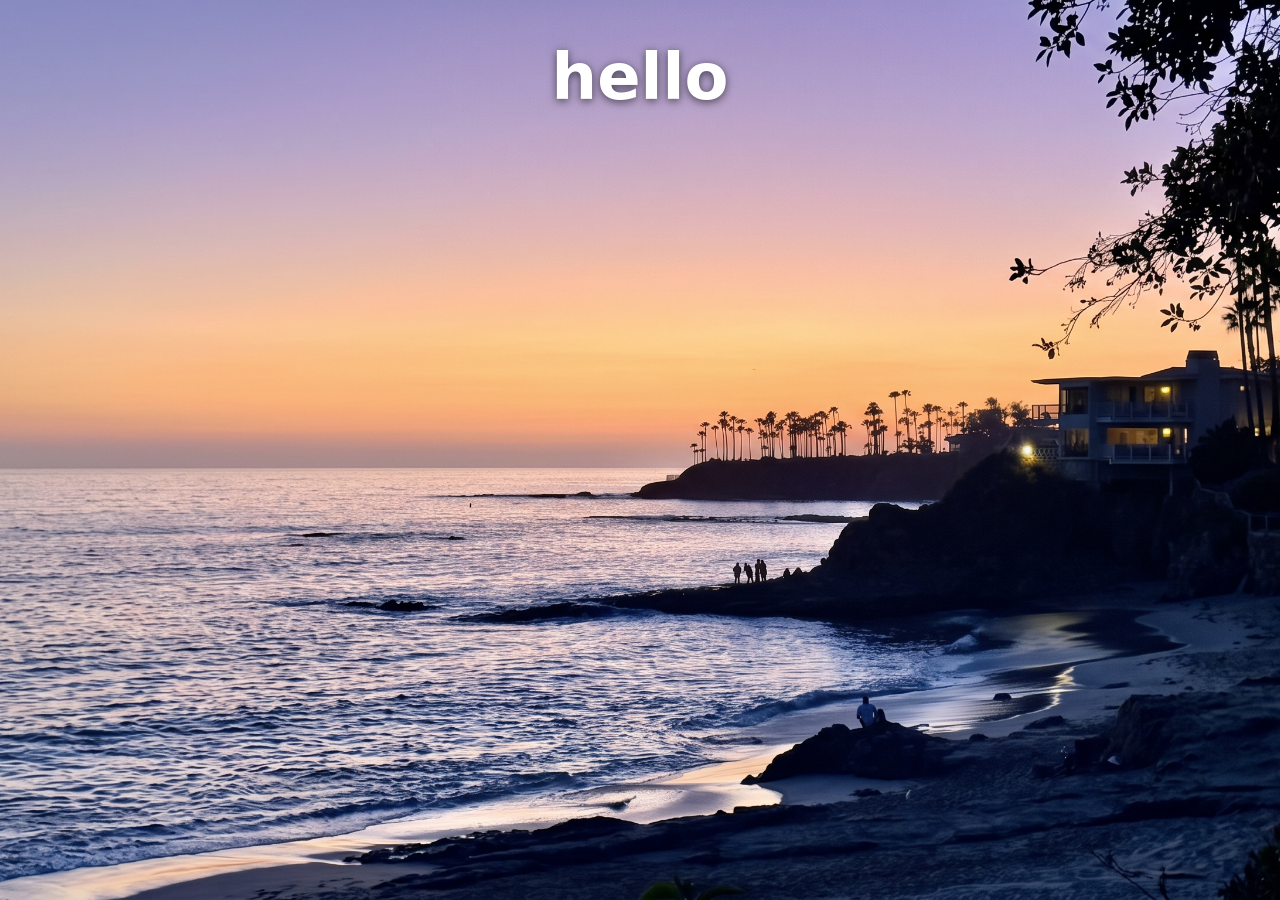
<file: index.html>
<!DOCTYPE html>
<html lang="en">
<head>
  <meta charset="UTF-8">
  <meta name="viewport" content="width=device-width, initial-scale=1.0">
  <title>Hello</title>
  <style>
    body {
      margin: 0;
      min-height: 100vh;
      background: #222 url("test-image.jpg") center / cover no-repeat fixed;
      font-family: system-ui, sans-serif;
    }

    h1 {
      margin: 0;
      padding: 40px 20px;
      text-align: center;
      font-size: 64px;
      color: white;
      text-shadow: 0 2px 8px rgba(0, 0, 0, 0.6);
    }
  </style>
</head>
<body>
  <h1>hello</h1>
</body>
</html>
</file>
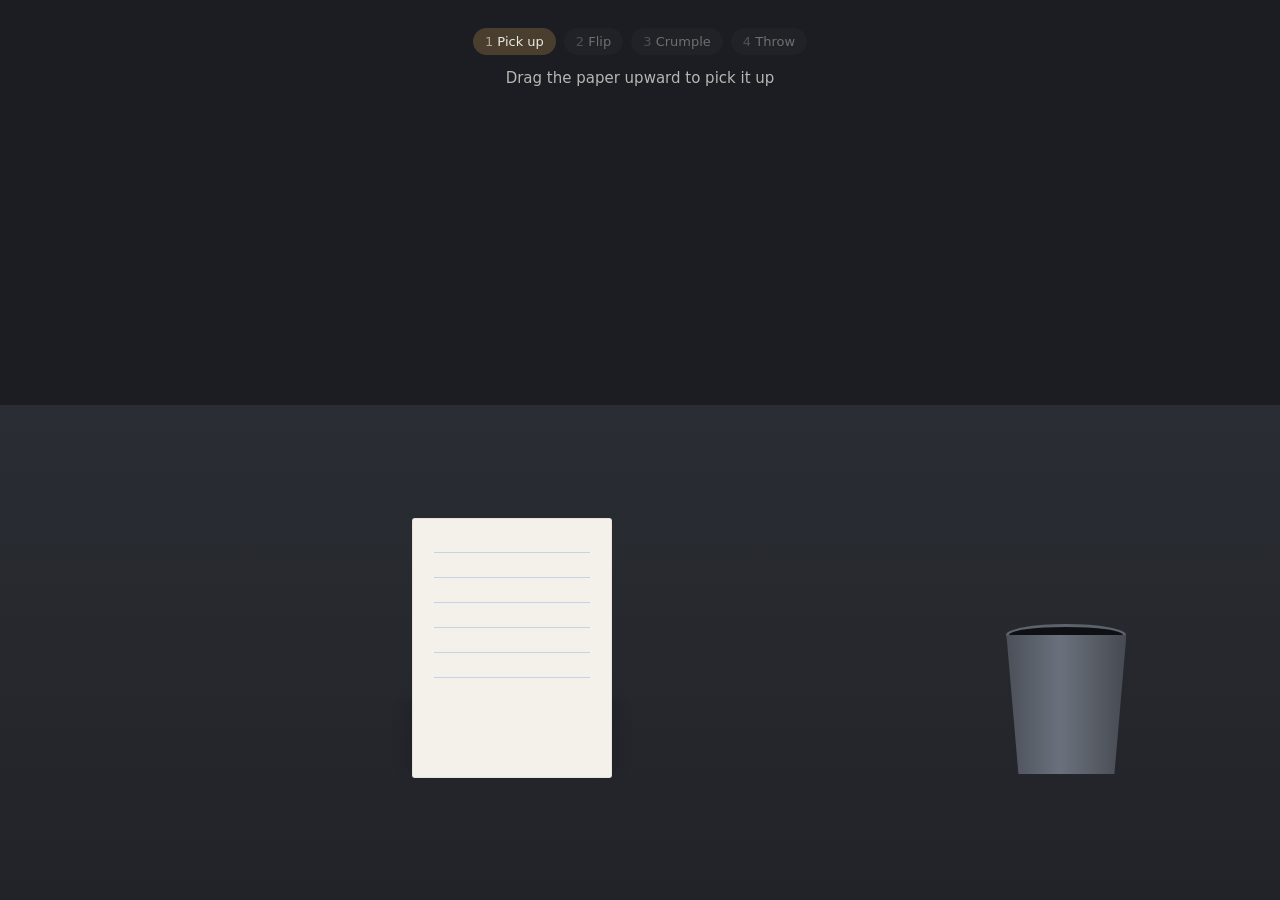
<file: docs/index.html>
<!DOCTYPE html>
<html lang="en">
<head>
  <meta charset="UTF-8">
  <meta name="viewport" content="width=device-width, initial-scale=1.0">
  <title>Paper Sequence</title>
  <link rel="stylesheet" href="style.css">
</head>
<body>
  <main class="stage" id="stage">
    <div class="floor"></div>

    <div class="bin" id="bin">
      <div class="bin-back"></div>
      <div class="bin-front"></div>
    </div>

    <div class="paper" id="paper">
      <div class="shadow"></div>
      <div class="card" id="card">
        <div class="face front">
          <span class="line"></span><span class="line"></span><span class="line"></span>
          <span class="line"></span><span class="line"></span><span class="line"></span>
        </div>
        <div class="face back">
          <p>you found me.</p>
          <p class="small">now let me go.</p>
        </div>
        <div class="peek"><span>you f</span></div>
        <div class="wrinkles"></div>
      </div>
      <svg class="ball" id="ball" viewBox="0 0 100 100" aria-hidden="true">
        <path d="M50 6 L70 12 L88 30 L94 52 L86 74 L68 90 L46 94 L26 86 L10 68 L6 46 L14 24 L30 10 Z" fill="#f4f1ea"/>
        <path d="M30 10 L42 34 L14 24 M42 34 L70 12 M42 34 L58 52 L88 30 M58 52 L94 52 M58 52 L68 90 M58 52 L36 64 L10 68 M36 64 L46 94 M36 64 L6 46 M42 34 L36 64" fill="none" stroke="#c9c3b6" stroke-width="2"/>
      </svg>
      <svg class="hold-ring" id="ring" viewBox="0 0 120 120" aria-hidden="true">
        <circle cx="60" cy="60" r="54"/>
      </svg>
    </div>

    <div class="hud">
      <ol class="steps" id="steps">
        <li>Pick up</li><li>Flip</li><li>Crumple</li><li>Throw</li>
      </ol>
      <p class="hint" id="hint"></p>
    </div>

    <div class="end" id="end">
      <p>Gone.</p>
      <button type="button" id="restart">Start again</button>
    </div>
  </main>
  <script src="app.js"></script>
</body>
</html>
</file>
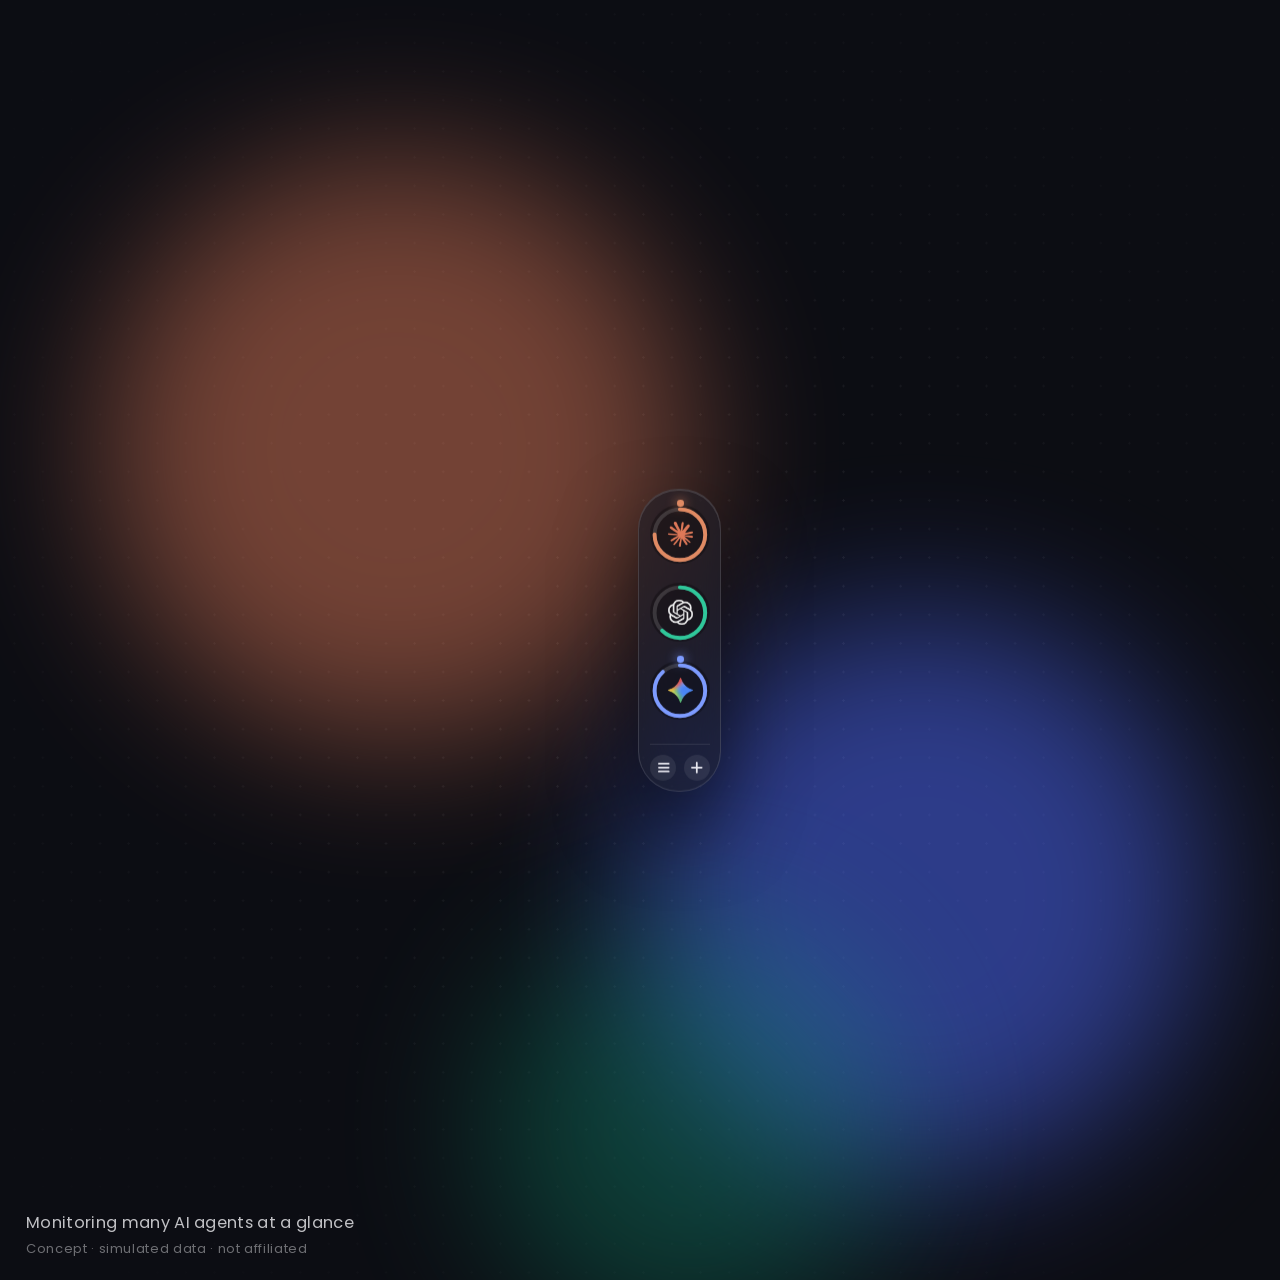
<file: studies/dock6-ai-dock/index.html>
<!DOCTYPE html>
<html lang="en">
<head>
<meta charset="UTF-8">
<meta name="viewport" content="width=device-width, initial-scale=1.0">
<title>AI Dock Study</title>
<style>body{margin:0;background:#0c0d13}</style>
</head>
<body>
<link rel="preconnect" href="https://fonts.googleapis.com"><link rel="stylesheet" href="https://fonts.googleapis.com/css2?family=Poppins:wght@400;500&display=swap">
<div id="ai-dock" data-ratio="1/1"></div>
<template id="ai-dock-tpl"><style>
:host{display:block;width:100%;container-type:inline-size}
*{box-sizing:border-box;margin:0}
.stage{--u0:clamp(.72px,calc(1cqw / 7),1.3px);--u:var(--u0);position:relative;width:100%;aspect-ratio:var(--r,1/1);overflow:hidden;background:#0c0d13;font-family:'Poppins',system-ui,sans-serif;color:#f3f3f6;isolation:isolate;-webkit-tap-highlight-color:transparent}
.grid{position:absolute;inset:0;background:radial-gradient(rgba(255,255,255,.08) 1px,transparent 1.3px) 0 0/calc(22*var(--u)) calc(22*var(--u));-webkit-mask:radial-gradient(70% 70% at 50% 50%,#000,transparent);mask:radial-gradient(70% 70% at 50% 50%,#000,transparent)}
.b{position:absolute;border-radius:50%;aspect-ratio:1;filter:blur(calc(58*var(--u)));opacity:.5;animation:drift 18s ease-in-out infinite alternate}
.b1{width:46%;left:8%;top:12%;background:#d97757}
.b2{width:44%;right:6%;bottom:8%;background:#4f6bff;animation-delay:-6s}
.b3{width:32%;left:38%;bottom:-4%;background:#10a37f;opacity:.32;animation-delay:-11s}
@keyframes drift{to{transform:translate(6%,-5%) scale(1.12)}}
.dock{position:absolute;top:50%;right:calc(50% - 62*var(--u));transform:translateY(-50%);display:flex;flex-direction:column;align-items:flex-end;gap:calc(6*var(--u));padding:calc(8*var(--u));z-index:2}
.dock::before,.row::before,.win,.pick{background:rgba(30,31,41,.62);-webkit-backdrop-filter:blur(calc(22*var(--u))) saturate(1.5);backdrop-filter:blur(calc(22*var(--u))) saturate(1.5);border:1px solid rgba(255,255,255,.13)}
.dock::before,.row::before{content:'';position:absolute;border-radius:calc(31*var(--u));box-shadow:0 calc(26*var(--u)) calc(60*var(--u)) rgba(0,0,0,.5),inset 0 1px 0 rgba(255,255,255,.14);z-index:-1}
.dock::before{right:0;top:0;bottom:0;width:calc(62*var(--u))}
.row::before{inset:calc(-3*var(--u)) calc(-8*var(--u));opacity:0;transition:opacity .25s;box-shadow:none}
.row.open::before{opacity:1}
@media (hover:hover){.row:hover::before{opacity:1}}
.dock.nudge{animation:nudge .75s cubic-bezier(.3,1.5,.5,1)}
@keyframes nudge{0%{transform:translateY(-50%) scale(1)}28%{transform:translateY(-50%) scale(1.05)}60%{transform:translateY(-50%) scale(.99)}100%{transform:translateY(-50%) scale(1)}}
.rows{display:flex;flex-direction:column;align-items:flex-end;gap:calc(6*var(--u));max-height:calc(var(--n,3)*62*var(--u));transition:max-height .65s cubic-bezier(.3,1.1,.4,1),opacity .35s}
.dock.focus .rows{max-height:0;opacity:0;overflow:hidden;pointer-events:none}
.sumw{max-height:0;opacity:0;overflow:hidden;pointer-events:none;transition:max-height .65s cubic-bezier(.3,1.1,.4,1),opacity .4s .1s}
.dock.focus .sumw{max-height:calc(62*var(--u));opacity:1;overflow:visible;pointer-events:auto}
.row{all:unset;position:relative;isolation:isolate;box-sizing:border-box;display:flex;align-items:center;justify-content:flex-end;height:calc(54*var(--u));cursor:pointer;border-radius:calc(28*var(--u))}
.row:focus-visible{outline:2px solid #fff;outline-offset:3px}
.info{display:flex;flex-direction:column;gap:calc(2*var(--u));justify-content:center;max-width:0;opacity:0;overflow:hidden;white-space:nowrap;text-align:left;margin:0;transition:max-width .62s cubic-bezier(.34,1.35,.5,1),margin .62s cubic-bezier(.34,1.35,.5,1),opacity .2s}
.row.open .info{max-width:calc(215*var(--u));opacity:1;margin:0 calc(10*var(--u)) 0 calc(8*var(--u));transition:max-width .62s cubic-bezier(.34,1.35,.5,1),margin .62s cubic-bezier(.34,1.35,.5,1),opacity .3s .12s}
@media (hover:hover){.row:hover .info{max-width:calc(215*var(--u));opacity:1;margin:0 calc(10*var(--u)) 0 calc(8*var(--u));transition:max-width .62s cubic-bezier(.34,1.35,.5,1),margin .62s cubic-bezier(.34,1.35,.5,1),opacity .3s .12s}}
.info b{font-weight:500;font-size:calc(14*var(--u));display:flex;justify-content:space-between;gap:calc(14*var(--u));line-height:1.1}
.info b em{font-style:normal;font-weight:400;opacity:.7;font-size:calc(12*var(--u));font-variant-numeric:tabular-nums}
.info small{font-size:calc(11.5*var(--u));opacity:.62;font-weight:400;overflow:hidden;text-overflow:ellipsis;line-height:1.2;font-variant-numeric:tabular-nums}
.bar{height:calc(3*var(--u));border-radius:9px;background:rgba(255,255,255,.13);overflow:hidden}
.bar s{display:block;height:100%;width:0;background:var(--rc,var(--c));border-radius:inherit;transition:width .2s linear}
.orb{position:relative;width:calc(46*var(--u));height:calc(46*var(--u));flex:none;display:grid;place-items:center;border-radius:50%;background:rgba(0,0,0,.28)}
.ring{position:absolute;inset:0;width:100%;height:100%;transform:rotate(-90deg)}
.ring .tr{fill:none;stroke:rgba(255,255,255,.14);stroke-width:3.4}
.ring .ar{fill:none;stroke:var(--rc,var(--c));stroke-width:3.4;stroke-linecap:round;stroke-dasharray:138.23;transition:stroke-dashoffset .9s cubic-bezier(.3,.8,.3,1),stroke .4s}
.glyph{width:calc(22*var(--u));height:calc(22*var(--u));color:var(--c);position:relative;object-fit:contain;display:block}
.num{font-size:calc(15*var(--u));font-weight:500;position:relative}
.orbit{position:absolute;inset:calc(-1.5*var(--u));border-radius:50%;opacity:0;transition:opacity .3s;animation:spin 3.6s linear infinite}
.orbit::after{content:'';position:absolute;top:calc(-2*var(--u));left:50%;width:calc(5*var(--u));height:calc(5*var(--u));margin-left:calc(-2.5*var(--u));border-radius:50%;background:var(--rc,var(--c));box-shadow:0 0 calc(8*var(--u)) var(--rc,var(--c))}
@keyframes spin{to{transform:rotate(360deg)}}
.row.work .orbit{opacity:1}
.row.work .glyph{animation:breathe 2.6s ease-in-out infinite}
@keyframes breathe{50%{transform:scale(.86);opacity:.85}}
.badge{position:absolute;right:calc(-3*var(--u));top:calc(-3*var(--u));min-width:calc(17*var(--u));height:calc(17*var(--u));padding:0 calc(3*var(--u));border-radius:99px;background:#34d399;color:#0b2b20;font-size:calc(10*var(--u));font-weight:500;display:grid;place-items:center;transform:scale(0);transition:transform .5s cubic-bezier(.3,1.8,.5,1),background .3s;box-shadow:0 0 0 calc(2.5*var(--u)) #1e1f29}
.badge svg{width:62%;height:62%}
.row.unseen .badge{transform:scale(1)}
.row.ask{--rc:#ffb454}
.row.ask .badge{transform:scale(1);background:#ffb454;color:#2b1c05}
.row.low:not(.ask){--rc:#ff6b5e}
.row.ask .l1{color:#ffc27a;opacity:1}
.row.flash .orb::after,.row.ask .orb::after,.row.ask .orb::before{content:'';position:absolute;inset:0;border-radius:50%;border:2px solid var(--rc,var(--c));animation:ripple 1.1s ease-out}
.row.ask .orb::after{animation:ripple 2.4s ease-out infinite}
.row.ask .orb::before{animation:ripple 2.4s ease-out 1.2s infinite}
@keyframes ripple{from{transform:scale(1);opacity:.85}to{transform:scale(2.1);opacity:0}}
.ctl{display:flex;gap:calc(6*var(--u));justify-content:center;width:calc(46*var(--u));margin-top:calc(2*var(--u));padding-top:calc(8*var(--u));border-top:1px solid rgba(255,255,255,.1)}
.cb{all:unset;width:calc(20*var(--u));height:calc(20*var(--u));border-radius:50%;display:grid;place-items:center;cursor:pointer;background:rgba(255,255,255,.08);color:#e6e6ee;transition:background .2s,transform .3s cubic-bezier(.3,1.8,.5,1),opacity .2s}
.cb:hover{background:rgba(255,255,255,.2);transform:scale(1.12)}
.cb:focus-visible{outline:2px solid #fff}
.cb svg{width:60%;height:60%}
.cb.off{opacity:.3;pointer-events:none}
.dock.focus .cb.md{background:#cfd4ff;color:#161827}
.cb.md .i2{display:none}.dock.focus .cb.md .i1{display:none}.dock.focus .cb.md .i2{display:block}
.scrim{position:absolute;inset:0;background:rgba(8,8,12,.5);-webkit-backdrop-filter:blur(calc(7*var(--u)));backdrop-filter:blur(calc(7*var(--u)));opacity:0;pointer-events:none;transition:opacity .4s;z-index:5}
.scrim.on{opacity:1;pointer-events:auto}
.win{--u:max(var(--u0),.92px);position:absolute;inset:0;margin:auto;width:min(calc(350*var(--u)),92%);height:fit-content;z-index:6;border-radius:calc(26*var(--u));padding:calc(18*var(--u));display:flex;flex-direction:column;gap:calc(14*var(--u));opacity:0;visibility:hidden;transform-origin:0 0;box-shadow:0 calc(30*var(--u)) calc(80*var(--u)) rgba(0,0,0,.55),inset 0 1px 0 rgba(255,255,255,.14);background:rgba(30,31,41,.82)}
.win.on{opacity:1;visibility:visible}
.win>*{opacity:0;transition:opacity .2s}
.win.shown>*{opacity:1;transition:opacity .35s .22s}
.wh{display:flex;align-items:center;gap:calc(12*var(--u))}
.wo{width:calc(40*var(--u));height:calc(40*var(--u));border-radius:50%;background:rgba(0,0,0,.3);display:grid;place-items:center;flex:none;border:1px solid rgba(255,255,255,.12)}
.wo img{width:calc(22*var(--u));height:calc(22*var(--u));object-fit:contain}
.wo svg{width:calc(20*var(--u));height:calc(20*var(--u))}
.wt{flex:1;min-width:0;display:flex;flex-direction:column;line-height:1.15}
.nx{font-style:normal;font-size:calc(10.5*var(--u));letter-spacing:.14em;text-transform:uppercase;opacity:.5}
.wn{font-weight:500;font-size:calc(17*var(--u))}
.sx{font-size:calc(12*var(--u));display:flex;align-items:center;gap:calc(7*var(--u));white-space:nowrap;color:#9fb4ff}
.sx::before{content:'';width:calc(7*var(--u));height:calc(7*var(--u));border-radius:50%;background:currentColor}
.win[data-st=ask] .sx{color:#ffb454}.win[data-st=ask] .sx::before{animation:pulse 1.4s ease-in-out infinite}.win[data-st=idle] .sx{color:#5fdcae}
@keyframes pulse{50%{transform:scale(1.7);opacity:.35}}
.x{all:unset;cursor:pointer;width:calc(26*var(--u));height:calc(26*var(--u));border-radius:50%;display:grid;place-items:center;background:rgba(255,255,255,.08);font-size:calc(16*var(--u));line-height:1}
.x:hover{background:rgba(255,255,255,.18)}
.pj{display:flex;flex-direction:column;gap:calc(8*var(--u))}
.pr{display:flex;justify-content:space-between;align-items:baseline;gap:calc(10*var(--u))}
.pr b{font-weight:500;font-size:calc(15*var(--u))}.pr span{font-size:calc(12*var(--u));opacity:.55;white-space:nowrap}
.seg{display:flex;gap:calc(4*var(--u))}
.seg i{flex:1;height:calc(5*var(--u));border-radius:9px;background:rgba(255,255,255,.12);overflow:hidden}
.seg s{display:block;height:100%;width:0;background:var(--c);border-radius:inherit;transition:width .25s linear}
.seg i.dn s{opacity:.5}
.pj small{font-size:calc(11.5*var(--u));opacity:.55;font-variant-numeric:tabular-nums}
.lb{font-size:calc(10.5*var(--u));letter-spacing:.14em;text-transform:uppercase;opacity:.45}
.tsk,.res{display:flex;flex-direction:column;gap:calc(10*var(--u));padding-top:calc(14*var(--u));border-top:1px solid rgba(255,255,255,.08)}
.th{display:flex;justify-content:space-between;align-items:baseline}
.th span:last-child{font-size:calc(12*var(--u));opacity:.6;font-variant-numeric:tabular-nums}
.tk{font-size:calc(15*var(--u));font-weight:500;line-height:1.3}
.steps{list-style:none;padding:0;display:flex;flex-direction:column;margin-top:calc(4*var(--u))}
.steps li{position:relative;display:flex;align-items:flex-start;gap:calc(12*var(--u));padding-bottom:calc(14*var(--u));font-size:calc(13.5*var(--u));opacity:.4;transition:opacity .3s}
.steps li:last-child{padding-bottom:0}
.steps li i{width:calc(16*var(--u));height:calc(16*var(--u));border-radius:50%;border:1.5px solid rgba(255,255,255,.3);flex:none;display:grid;place-items:center;font-size:calc(9*var(--u));font-style:normal;margin-top:calc(1*var(--u));background:#1d1e28;position:relative;z-index:1}
.steps li:not(:last-child)::after{content:'';position:absolute;left:calc(8*var(--u) - .75px);top:calc(19*var(--u));bottom:calc(1*var(--u));width:1.5px;background:rgba(255,255,255,.12)}
.steps li.done{opacity:.8}.steps li.done i{background:#34d399;border-color:#34d399;color:#0b2b20}.steps li.done i::after{content:'\2713'}.steps li.done::after{background:#34d399}
.steps li.cur{opacity:1}.steps li.cur i{border-color:var(--c)}
.steps li.cur i::after{content:'';width:calc(6*var(--u));height:calc(6*var(--u));border-radius:50%;background:var(--c);animation:pulse 1.4s ease-in-out infinite}
.steps li.cur::after{background:linear-gradient(var(--c) var(--p,0%),rgba(255,255,255,.12) var(--p,0%))}
.steps li.cur.wait i{border-color:#ffb454}.steps li.cur.wait i::after{background:#ffb454;animation:none}
.steps li.cur.wait::after{background:linear-gradient(#ffb454 var(--p,0%),rgba(255,255,255,.12) var(--p,0%))}
.sc{flex:1;min-width:0;display:flex;flex-direction:column;gap:calc(3*var(--u))}
.sn{line-height:1.3}.sd{font-size:calc(11.5*var(--u));opacity:.6}
.steps li:not(.cur) .sd{display:none}
.tm{font-size:calc(11.5*var(--u));opacity:.5;font-variant-numeric:tabular-nums;margin-top:calc(2*var(--u))}
.steps li:not(.done) .tm{display:none}
.aq{display:none;flex-direction:column;gap:calc(8*var(--u));margin-top:calc(8*var(--u));padding:calc(2*var(--u)) 0 calc(2*var(--u)) calc(12*var(--u));border-left:2px solid #ffb454}
.win[data-st=ask] .aq{display:flex}
.al{font-size:calc(10.5*var(--u));letter-spacing:.12em;text-transform:uppercase;color:#ffb454}
.aqt{font-size:calc(14*var(--u));line-height:1.4;font-weight:500}
.btn{display:flex;align-items:center;gap:calc(4*var(--u));margin-top:calc(4*var(--u))}
.bt{all:unset;display:inline-flex;align-items:center;white-space:nowrap;cursor:pointer;font-size:calc(13*var(--u));font-weight:500;border-radius:99px;padding:calc(8*var(--u)) calc(18*var(--u));transition:background .2s,opacity .2s,transform .25s cubic-bezier(.3,1.6,.5,1)}
.bt.pri{background:#ffb454;color:#2b1c05}.bt.pri:hover{background:#ffc27a;transform:translateY(-1px)}
.bt.gh{opacity:.65;font-weight:400;padding:calc(8*var(--u)) calc(12*var(--u))}.bt.gh:hover{opacity:1;background:rgba(255,255,255,.08)}
.res p{font-size:calc(14*var(--u));line-height:1.5}
.snd{display:flex;gap:calc(8*var(--u));flex-wrap:wrap;align-items:center;font-size:calc(11.5*var(--u))}
.snd>span{opacity:.55}
.cp{all:unset;cursor:pointer;display:flex;align-items:center;gap:calc(6*var(--u));padding:calc(5*var(--u)) calc(11*var(--u)) calc(5*var(--u)) calc(7*var(--u));border-radius:99px;background:rgba(255,255,255,.08)}
.cp:hover{background:rgba(255,255,255,.18)}.cp.sent{background:rgba(52,211,153,.22)}
.cp img{width:calc(14*var(--u));height:calc(14*var(--u));object-fit:contain}
.cp svg{width:calc(14*var(--u));height:calc(14*var(--u))}
.qd{font-size:calc(11.5*var(--u));opacity:.6}.qd:empty{display:none}
.att{display:flex;flex-wrap:wrap;gap:calc(6*var(--u))}.att:empty{display:none}
.ac{display:flex;align-items:center;gap:calc(6*var(--u));background:rgba(255,255,255,.08);border-radius:99px;padding:calc(3*var(--u)) calc(4*var(--u)) calc(3*var(--u)) calc(3*var(--u));font-size:calc(11.5*var(--u));max-width:calc(150*var(--u))}
.ac img,.ac em{width:calc(20*var(--u));height:calc(20*var(--u));border-radius:50%;object-fit:cover;flex:none}
.ac em{display:grid;place-items:center;background:rgba(255,255,255,.14);font-style:normal;font-size:calc(7.5*var(--u));font-weight:500}
.ac span{overflow:hidden;text-overflow:ellipsis;white-space:nowrap}
.ac button{all:unset;cursor:pointer;width:calc(16*var(--u));height:calc(16*var(--u));border-radius:50%;display:grid;place-items:center;opacity:.6;flex:none}.ac button:hover{opacity:1;background:rgba(255,255,255,.14)}
.in{display:flex;gap:calc(4*var(--u));align-items:center;background:rgba(0,0,0,.26);border:1px solid rgba(255,255,255,.1);border-radius:99px;padding:calc(5*var(--u))}
.in:focus-within{border-color:rgba(255,255,255,.3)}
.in input[type=text]{all:unset;flex:1;min-width:0;padding-left:calc(6*var(--u));font-size:max(16px,calc(13*var(--u)))}
.in input::placeholder{opacity:.5}
.pl{all:unset;cursor:pointer;width:calc(30*var(--u));height:calc(30*var(--u));border-radius:50%;display:grid;place-items:center;opacity:.6;flex:none;transition:opacity .2s,background .2s}
.pl:hover{opacity:1;background:rgba(255,255,255,.1)}.pl svg{width:calc(15*var(--u));height:calc(15*var(--u))}
.go2{all:unset;cursor:pointer;width:calc(30*var(--u));height:calc(30*var(--u));border-radius:50%;background:var(--c);color:#111;display:grid;place-items:center;font-size:calc(15*var(--u));font-weight:500;flex:none}
.win[data-st=idle] .tsk,.win[data-st=work] .res,.win[data-st=ask] .res{display:none}
@container (max-width:560px){.win{gap:calc(10*var(--u));padding:calc(14*var(--u))}.steps li:not(.cur){display:none}.steps li::after{display:none}.steps li{padding-bottom:0}}
.win{max-height:calc(100% - 16px);overflow-y:auto;overscroll-behavior:contain}
.rm{position:absolute;left:calc(-5*var(--u));top:calc(-5*var(--u));width:calc(17*var(--u));height:calc(17*var(--u));border-radius:50%;background:#42434f;border:1px solid rgba(255,255,255,.25);color:#fff;font-size:calc(12*var(--u));line-height:1;display:grid;place-items:center;opacity:0;pointer-events:none;transform:scale(.6);transition:opacity .2s,transform .3s cubic-bezier(.3,1.8,.5,1);z-index:2}
@media (hover:hover){.row:hover .rm{opacity:1;pointer-events:auto;transform:none}.rm:hover{background:#e5574f}}
.sumrow .rm{display:none}
.row{transition:height .45s cubic-bezier(.3,1.1,.4,1),opacity .4s}
.row.gone{height:0;opacity:0;pointer-events:none;overflow:hidden}
.row.muted{height:calc(44*var(--u))}
.row.muted .orb{transform:scale(.8);opacity:.5;filter:grayscale(1)}
.orb{transition:transform .4s cubic-bezier(.3,1.4,.5,1),opacity .3s,filter .3s}
.row.muted .orbit,.row.muted .badge{display:none}
.row.muted .ring .ar{stroke:#8a8b98}
.pick{position:absolute;right:calc(18*var(--u));bottom:calc(18*var(--u));z-index:4;min-width:calc(158*var(--u));padding:calc(8*var(--u));border-radius:calc(20*var(--u));display:flex;flex-direction:column;gap:calc(2*var(--u));opacity:0;transform:translateY(10px) scale(.95);transform-origin:100% 100%;pointer-events:none;transition:opacity .2s,transform .4s cubic-bezier(.3,1.5,.5,1);box-shadow:0 calc(20*var(--u)) calc(50*var(--u)) rgba(0,0,0,.5)}
.pick.on{opacity:1;transform:none;pointer-events:auto}
.pick h6{font-weight:400;font-size:calc(10.5*var(--u));letter-spacing:.12em;text-transform:uppercase;opacity:.5;padding:calc(4*var(--u)) calc(10*var(--u)) calc(6*var(--u))}
.pi{all:unset;display:flex;align-items:center;gap:calc(10*var(--u));padding:calc(7*var(--u)) calc(10*var(--u));border-radius:calc(14*var(--u));cursor:pointer;font-size:calc(13*var(--u));white-space:nowrap}
.pi:hover,.pi:focus-visible{background:rgba(255,255,255,.12)}
.pi img{width:calc(20*var(--u));height:calc(20*var(--u));object-fit:contain}
.pi svg{width:calc(20*var(--u));height:calc(20*var(--u))}
.pi em{margin-left:auto;font-style:normal;font-size:calc(11*var(--u));opacity:.55}
.pi.has{opacity:.4;pointer-events:none}
.pk{padding:calc(8*var(--u)) calc(10*var(--u));font-size:calc(12*var(--u));opacity:.6}
.cb svg{transition:transform .35s cubic-bezier(.3,1.6,.5,1)}.cb.open svg{transform:rotate(45deg)}
.act{display:flex;justify-content:space-between;font-size:calc(11.5*var(--u))}
.lk{all:unset;cursor:pointer;opacity:.55;padding:calc(2*var(--u)) 0}.lk:hover{opacity:1}.lk.dn:hover{color:#ff8a82}
.cap{position:absolute;left:calc(20*var(--u));bottom:calc(16*var(--u));z-index:1;display:flex;flex-direction:column;gap:calc(3*var(--u))}
.cap b{font-weight:400;font-size:max(11px,calc(12.5*var(--u)));letter-spacing:.02em;opacity:.78}
.cap small{font-size:max(9px,calc(10*var(--u)));letter-spacing:.05em;opacity:.42}
.row.hint .orb{animation:hintp .95s ease-in-out 2}
@keyframes hintp{0%,100%{transform:scale(1);box-shadow:0 0 0 0 rgba(255,255,255,0)}45%{transform:scale(1.15);box-shadow:0 0 0 calc(9*var(--u)) rgba(255,255,255,.13)}}
@media (prefers-reduced-motion:reduce){.row.hint .orb,.b,.orbit,.row.work .glyph,.dock.nudge,.row.flash .orb::after,.row.ask .orb::after,.row.ask .orb::before{animation:none}.orbit::after{display:none}}
</style>
<div class="stage" id="stage"><div class="grid"></div><i class="b b1"></i><i class="b b2"></i><i class="b b3"></i>
<div class="dock" id="dock"><div class="rows" id="rows"></div><div class="sumw" id="sumw"></div>
<div class="ctl"><button class="cb md" id="mode" aria-label="Switch tracking / focus mode" title="Tracking / Focus"><svg class="i1" viewBox="0 0 16 16" fill="none" stroke="currentColor" stroke-width="1.8" stroke-linecap="round"><path d="M3 4h10M3 8h10M3 12h10"/></svg><svg class="i2" viewBox="0 0 16 16" fill="none" stroke="currentColor" stroke-width="1.8"><circle cx="8" cy="8" r="5.2"/><circle cx="8" cy="8" r="1.6" fill="currentColor"/></svg></button><button class="cb" id="add" aria-label="Add an AI" title="Add an AI"><svg viewBox="0 0 16 16" fill="none" stroke="currentColor" stroke-width="1.8" stroke-linecap="round"><path d="M8 3v10M3 8h10"/></svg></button></div></div>
<div class="pick" id="pick"></div>
<div class="scrim" id="scrim"></div>
<div class="win" id="win" role="dialog" aria-label="Task window" data-st="idle">
<div class="wh"><span class="wo" id="wo"></span><div class="wt"><i class="nx">Nexus</i><b class="wn" id="wn"></b></div><span class="sx" id="sx"></span><button class="x" id="wx" aria-label="Close">&times;</button></div>
<div class="pj"><div class="pr"><b id="pn"></b><span id="pc2"></span></div><div class="seg" id="seg"></div><small id="pm"></small></div>
<div class="tsk p-w p-a"><div class="th"><span class="lb">This task</span><span id="te"></span></div><div class="tk" id="tk"></div><ol class="steps" id="steps"></ol>
<div class="aq" id="aqb"><span class="al">Needs your OK</span><span class="aqt" id="aq"></span><div class="btn"><button class="bt pri" id="yes">Allow</button><button class="bt gh" id="no">Not now</button></div></div></div>
<div class="res p-i"><span class="lb">Latest result</span><p id="rs"></p><div class="snd" id="snd"><span>Send to</span></div></div>
<div class="qd" id="qd"></div>
<div class="att" id="att"></div>
<form class="in" id="in"><button type="button" class="pl" id="pl" aria-label="Attach files or images"><svg viewBox="0 0 16 16" fill="none" stroke="currentColor" stroke-width="1.8" stroke-linecap="round"><path d="M8 3v10M3 8h10"/></svg></button><input type="text" id="inp" placeholder="" autocomplete="off" maxlength="60"><button type="submit" class="go2" aria-label="Send">&uarr;</button><input type="file" id="file" multiple accept="image/*,.pdf,.txt,.md,.fig" hidden></form>
<div class="act"><button class="lk" id="mute" type="button">Mute</button><button class="lk dn" id="rm" type="button">Remove from dock</button></div>
</div>
<div class="cap"><b>Monitoring many AI agents at a glance</b><small>Concept &middot; simulated data &middot; not affiliated</small></div></div></template>
<script>
(function(){
var host=document.getElementById('ai-dock');if(!host||host.shadowRoot)return;
var tpl=document.getElementById('ai-dock-tpl'),root=host.attachShadow({mode:'open'});
root.appendChild(tpl.content.cloneNode(true));
var $=function(i){return root.getElementById(i)},stage=$('stage'),dock=$('dock'),rowsEl=$('rows'),sumw=$('sumw'),win=$('win'),scrim=$('scrim');
stage.style.setProperty('--r',host.getAttribute('data-ratio')||'1/1');
var IMG={claude:'[data-uri]',gpt:'[data-uri]',gem:'[data-uri]',pplx:'[data-uri]',ds:'[data-uri]',cur:'[data-uri]'};
var CK='<svg viewBox="0 0 12 12" fill="none" stroke="#0b2b20" stroke-width="2" stroke-linecap="round" stroke-linejoin="round"><path d="M2.5 6.4l2.3 2.3 4.7-5"/></svg>';
var DEFS=[
{k:'claude',n:'Claude',c:'#e08a63',q:.75,cap:1000,img:IMG.claude,proj:'Onboarding revamp',t:[['Refactoring onboarding',12,'Overwrite 3 existing screens?'],['Summarising interviews',13,''],['Writing test cases',10,'Include edge cases for offline?']]},
{k:'gpt',n:'ChatGPT',c:'#2fc79a',q:.62,cap:800,img:IMG.gpt,proj:'Launch copy',t:[['Drafting launch copy',10,''],['Cleaning survey data',12,'Drop 14 incomplete rows?'],['Outlining case study',9,'']]},
{k:'gem',n:'Gemini',c:'#7d9bff',q:.88,cap:1500,img:IMG.gem,proj:'Competitor audit',t:[['Tagging 120 shots',11,''],['Translating UI strings',10,'Keep brand names untranslated?'],['Comparing 5 apps',13,'']]}];
var EXTRA=[
{k:'pplx',n:'Perplexity',c:'#2bc3d4',L:'P',img:IMG.pplx,q:.8,cap:600,proj:'Market scan',t:[['Finding 10 sources',9,''],['Fact-checking claims',11,'Use only post-2024 sources?']]},
{k:'ds',n:'DeepSeek',c:'#6b83ff',L:'D',img:IMG.ds,q:.7,cap:900,proj:'Data cleanup',t:[['Reasoning through schema',12,''],['Optimising query',9,'']]},
{k:'cur',n:'Cursor',c:'#e9e9ee',L:'C',img:IMG.cur,q:.55,cap:1200,proj:'Prototype build',t:[['Wiring up the prototype',13,'Replace the mock API?'],['Fixing layout bugs',9,'']]}];
var POOL=DEFS.concat(EXTRA);var AI=[],busy=null,tq=[],mode='track',cur=null,extraI=0;
function glyph(d){return d.img?'<img class="glyph" alt="" src="'+d.img+'">':'<svg class="glyph" viewBox="0 0 24 24"><text x="12" y="18" text-anchor="middle" font-size="17" font-weight="500" fill="currentColor" font-family="Poppins,system-ui,sans-serif">'+d.L+'</text></svg>'}
function ringSvg(){return '<svg class="ring" viewBox="0 0 52 52"><circle class="tr" cx="26" cy="26" r="22"/><circle class="ar" cx="26" cy="26" r="22"/></svg>'}
function infoHtml(nm){return '<span class="info"><b><span class="nm">'+nm+'</span><em class="pc"></em></b><small class="l1"></small><span class="bar"><s></s></span><small class="l2"></small></span>'}
function grab(r){return{pc:r.querySelector('.pc'),l1:r.querySelector('.l1'),l2:r.querySelector('.l2'),bar:r.querySelector('.bar s'),ar:r.querySelector('.ar'),orb:r.querySelector('.orb'),badge:r.querySelector('.badge'),num:r.querySelector('.num')}}
function set(c,k,v,el,prop){if(c[k]!==v){c[k]=v;el[prop||'textContent']=v}}
function fmt(n){return n>=1000?(n/1000).toFixed(1)+'M':Math.round(n)+'K'}
function fmtT(s){s=Math.max(1,Math.round(s));return s<90?s+' s':Math.round(s/60)+' min'}
function pick(s,i){var t=s.t[i%s.t.length];return{n:t[0],d:t[1]*1.15,q:t[2]}}
function startTask(s,t){if(!t.user){if(s.pb<=0){s.pd=0;s.pb=2+Math.floor(Math.random()*2)}s.pb--}s.task=t.n;s.dur=t.d;s.qn=t.q||'';s.askAt=(t.q&&Math.random()<.55)?.4+Math.random()*.3:0;s.asked=0;s.ask=0;s.work=1;s.prog=0;s.dr=.02+Math.random()*.025}
function mk(d,init){
var s=Object.assign({},d);s.ti=init.ti||0;s.work=0;s.ask=0;s.prog=0;s.wait=init.wait||0;s.last='';s.unseen=0;s.tps=40;s.cache={};s.qd=[];s.pt=d.cap*(.1+Math.random()*.08);s.pb=2+Math.floor(Math.random()*3);s.pd=Math.floor(Math.random()*2);s.qn='';s.dur=10;s.task='';
if(init.prog!=null){startTask(s,pick(s,s.ti));s.prog=init.prog;if(init.askAt)s.askAt=init.askAt,s.asked=0}
var r=document.createElement('button');r.className='row';r.setAttribute('aria-label',s.n+' – open task window');r.style.setProperty('--c',s.c);
r.innerHTML=infoHtml(s.n)+'<span class="orb">'+ringSvg()+'<i class="orbit"></i>'+glyph(s)+'<span class="badge">'+CK+'</span><span class="rm" role="button" aria-label="Remove '+s.n+'">&times;</span></span>';
rowsEl.appendChild(r);s.el=r;s.$=grab(r);s.mute=init.mute?1:0;
if(init.born){r.classList.add('gone');void r.offsetWidth;requestAnimationFrame(function(){r.classList.remove('gone')})}
r.querySelector('.rm').addEventListener('click',function(e){e.stopPropagation();e.preventDefault();removeAI(s)});
r.addEventListener('pointerenter',function(){s.unseen=0});
r.addEventListener('click',function(){s.unseen=0;openWin(s)});
AI.push(s);rowsEl.parentNode.style.setProperty('--n',AI.length);return s}
// summary orb for focus mode
var sum=document.createElement('button');sum.className='row sumrow';sum.style.setProperty('--c','#cfd4ff');sum.setAttribute('aria-label','Focus summary');
sum.innerHTML=infoHtml('Focus')+'<span class="orb">'+ringSvg()+'<span class="num">0</span><span class="badge"></span></span>';
sumw.appendChild(sum);var sm={$:grab(sum),cache:{}};
sum.addEventListener('click',function(){var a=AI.filter(function(s){return s.ask&&!s.mute})[0];if(a)openWin(a);else{sum.classList.add('open');setTimeout(function(){sum.classList.remove('open')},3200)}});
function load(){return null}
function save(){}
var sv=load(),keys=sv&&sv.a&&sv.a.filter(function(k){return POOL.some(function(d){return d.k===k})});
if(keys&&keys.length){keys.forEach(function(k,i){var d=POOL.filter(function(x){return x.k===k})[0];mk(d,{wait:.5+i*1.4,mute:sv.m&&sv.m.indexOf(k)>-1})})}
else{mk(DEFS[0],{prog:.4,askAt:.62,ti:0});mk(DEFS[1],{wait:2.5,ti:0});mk(DEFS[2],{prog:.62,ti:0});AI[2].askAt=0;AI[1].askAt=0}
function removeAI(s){if(AI.length<=1)return;if(cur===s)closeWin();var i=AI.indexOf(s);if(i<0)return;AI.splice(i,1);tq=tq.filter(function(t){return t.s!==s});if(busy===s.el)busy=null;
s.el.classList.add('gone');rowsEl.parentNode.style.setProperty('--n',AI.length);setTimeout(function(){s.el.remove()},480);save();buildPick()}
function muteAI(s){s.mute=s.mute?0:1;if(s.mute)s.unseen=0;save()}
function render(s){
var pc=Math.round(s.q*100),low=s.q<.2,st=s.ask?'ask':s.work?'work':'idle',c=s.cache,e=s.el.classList;
e.toggle('work',st==='work');e.toggle('ask',st==='ask'&&!s.mute);e.toggle('unseen',!!s.unseen&&st!=='ask'&&!s.mute);e.toggle('muted',!!s.mute);e.toggle('low',low);
set(c,'pc',pc+'% left',s.$.pc);set(c,'off',(138.23*(1-s.q)).toFixed(2),s.$.ar.style,'strokeDashoffset');
if(st==='ask'){set(c,'l1','Needs you · '+s.qn,s.$.l1);set(c,'l2','Click to answer',s.$.l2);set(c,'bw',(s.prog*100).toFixed(1)+'%',s.$.bar.style,'width')}
else if(st==='work'){set(c,'l1',s.task,s.$.l1);set(c,'l2',Math.round(s.tps)+' tok/s · '+Math.ceil((1-s.prog)*s.dur)+'s left',s.$.l2);set(c,'bw',(s.prog*100).toFixed(1)+'%',s.$.bar.style,'width')}
else{set(c,'l1',s.last?'Done · '+s.last:'Idle',s.$.l1);set(c,'l2',s.mute?'Muted · no alerts':low?'Low · resets soon':'≈ '+fmt(s.q*s.cap)+' tokens',s.$.l2);set(c,'bw','100%',s.$.bar.style,'width')}}
function renderSum(){
var A=AI.filter(function(s){return !s.mute}),w=A.filter(function(s){return s.work||s.ask}),a=A.filter(function(s){return s.ask})[0],u=A.filter(function(s){return s.unseen}).length,c=sm.cache;
var p=w.length?w.reduce(function(x,s){return x+s.prog},0)/w.length:1;
sum.classList.toggle('ask',!!a);sum.classList.toggle('unseen',u>0&&!a);sum.classList.toggle('work',w.length>0&&!a);
set(c,'off',(138.23*(1-p)).toFixed(2),sm.$.ar.style,'strokeDashoffset');set(c,'num',String(w.length),sm.$.num);
set(c,'bd',a?'?':String(u),sm.$.badge);
set(c,'pc',w.length+' running',sm.$.pc);set(c,'l1',a?a.n+' needs you':'Quiet until you’re needed',sm.$.l1);set(c,'l2',u?u+' finished':'Nothing new',sm.$.l2);set(c,'bw',(p*100).toFixed(1)+'%',sm.$.bar.style,'width')}
function finish(s){s.work=0;s.prog=1;s.last=s.task;s.unseen=1;s.pt+=0;s.pd++;s.wait=s.qd.length?1:5+Math.random()*6;if(s.q<.1)s.q=.96;if(s.mute)s.unseen=0;else{tq.push({s:s,k:'done'});next()}}
function next(){
if(busy||!tq.length)return;var it=tq.shift(),el;
if(mode==='focus'){if(it.k!=='ask'){next();return}el=sum}else el=it.s.el;
busy=el;el.classList.add('open','flash');dock.classList.remove('nudge');void dock.offsetWidth;dock.classList.add('nudge');
setTimeout(function(){el.classList.remove('flash')},1200);
setTimeout(function(){el.classList.remove('open');busy=null;next()},it.k==='ask'?3900:2900)}
var last=0,id=0,ph=0;
function tick(){var now=performance.now(),dt=Math.min(.25,(now-last)/1000);last=now;ph+=dt;
AI.forEach(function(s,i){
if(s.ask){s.tps*=.85}
else if(s.work){s.prog+=dt/s.dur;s.q=Math.max(0,s.q-s.dr*dt/s.dur);s.pt+=s.dr*s.cap*dt/s.dur;s.tps+=((38+i*7+Math.sin(ph*1.7+i)*14)-s.tps)*.12;
 if(s.askAt&&!s.asked&&!s.mute&&s.prog>=s.askAt){s.ask=1;s.asked=1;tq.push({s:s,k:'ask'});next()}
 else if(s.prog>=1)finish(s)}
else{s.wait-=dt;if(s.wait<=0){s.ti++;startTask(s,s.qd.length?s.qd.shift():pick(s,s.ti))}}
render(s)});renderSum();if(cur&&win.classList.contains('on'))winRender()}
function run(){if(id)return;last=performance.now();id=setInterval(tick,100)}
function pause(){clearInterval(id);id=0}
// mode + add
var modeBtn=$('mode'),addBtn=$('add');
modeBtn.addEventListener('click',function(){mode=mode==='focus'?'track':'focus';dock.classList.toggle('focus',mode==='focus');tq=[];});
var pkEl=$('pick');
function logo(d,cls){return d.img?'<img alt="" src="'+d.img+'">':'<svg viewBox="0 0 24 24" style="color:'+d.c+'"><text x="12" y="18" text-anchor="middle" font-size="17" font-weight="500" fill="currentColor" font-family="Poppins,system-ui,sans-serif">'+d.L+'</text></svg>'}
function buildPick(){var have=AI.map(function(s){return s.k}),h='<h6>Add to dock</h6>',left=0;
POOL.forEach(function(d){var has=have.indexOf(d.k)>-1;if(!has)left++;h+='<button type="button" class="pi'+(has?' has':'')+'" data-k="'+d.k+'">'+logo(d)+d.n+(has?'<em>Added</em>':'')+'</button>'});
if(!left)h+='<div class="pk">Everyone\u2019s here.</div>';pkEl.innerHTML=h;addBtn.classList.toggle('off',AI.length>=6&&false)}
function togglePick(on){on=on==null?!pkEl.classList.contains('on'):on;if(on)buildPick();pkEl.classList.toggle('on',on);addBtn.classList.toggle('open',on)}
addBtn.addEventListener('click',function(e){e.stopPropagation();togglePick()});
pkEl.addEventListener('click',function(e){var b=e.target.closest('.pi');if(!b||b.classList.contains('has'))return;var d=POOL.filter(function(x){return x.k===b.dataset.k})[0];var s=mk(d,{wait:.4,ti:0,born:1});save();togglePick(false);
s.el.classList.add('open');setTimeout(function(){s.el.classList.remove('open')},1800);dock.classList.remove('nudge');void dock.offsetWidth;dock.classList.add('nudge')});
stage.addEventListener('click',function(e){if(pkEl.classList.contains('on')&&!e.target.closest('.pick')&&!e.target.closest('#add'))togglePick(false)});
buildPick();
// window
var steps=['Reading context','Planning','Working','Checking','Finishing'],DET=['Reading 24 files','Outlining the approach','Applying changes','Running checks','Packaging the result'],stepsEl=$('steps'),wc={},aqEl=$('aqb');
stepsEl.innerHTML=steps.map(function(t){return '<li><i></i><div class="sc"><span class="sn">'+t+'</span><small class="sd"></small></div><span class="tm"></span></li>'}).join('');
var lis=stepsEl.querySelectorAll('li');
function other(s){return AI.filter(function(x){return x!==s})}
function buildSend(s){var h='<span>Send to</span>';other(s).slice(0,4).forEach(function(o){h+='<button type="button" class="cp" data-k="'+o.k+'">'+(o.img?'<img alt="" src="'+o.img+'">':'<svg viewBox="0 0 24 24" style="color:'+o.c+'"><text x="12" y="18" text-anchor="middle" font-size="17" font-weight="500" fill="currentColor">'+o.L+'</text></svg>')+o.n+'</button>'});$('snd').innerHTML=h}
$('snd').addEventListener('click',function(e){var b=e.target.closest('.cp');if(!b||!cur)return;var o=AI.filter(function(x){return x.k===b.dataset.k})[0];if(!o)return;give(o,'Reviewing: '+cur.last);b.classList.add('sent');b.lastChild.textContent=' Sent ✓'});
function give(s,name,extra){var t={n:(name.length>26?name.slice(0,25)+'\u2026':name)+(extra||''),d:8+Math.floor(Math.random()*4),q:'',user:1};if(!s.work&&!s.ask){startTask(s,t)}else s.qd.push(t)}
function winRender(){
var s=cur,st=s.ask?'ask':s.work?'work':'idle',c=wc,cn=(s.work||s.ask)?1:0;
win.setAttribute('data-st',st);win.style.setProperty('--c',s.c);
set(c,'mt',s.mute?'Unmute':'Mute',$('mute'));
set(c,'sx',st==='ask'?'Needs your OK':st==='work'?'Working':'Done',$('sx'));
var total=Math.max(1,s.pd+cn+s.pb);
set(c,'pn',s.proj,$('pn'));set(c,'pc2',Math.min(total,s.pd+cn)+' of '+total+' tasks',$('pc2'));
if(c.tot!==total){c.tot=total;c.sg={};var h='';for(var i=0;i<total;i++)h+='<i><s></s></i>';$('seg').innerHTML=h}
var sg=$('seg').children;for(var i=0;i<total;i++){var w=Math.round(i<s.pd?100:(i===s.pd&&cn?s.prog*100:0));if(c.sg[i]!==w){c.sg[i]=w;sg[i].firstChild.style.width=w+'%';sg[i].classList.toggle('dn',i<s.pd)}}
var rem=cn?(1-s.prog)*s.dur:0,eta=rem+s.pb*s.dur+s.qd.length*10;
set(c,'pm',(eta>1?'\u2248 '+fmtT(eta)+' left in project':'Project complete')+' \u00b7 '+fmt(s.pt)+' tokens ('+Math.round(s.pt/s.cap*100)+'% of plan)',$('pm'));
set(c,'tk',s.task,$('tk'));set(c,'te',cn?'\u2248 '+Math.max(1,Math.ceil((1-s.prog)*s.dur))+' s left':'',$('te'));
var ix=cn?Math.min(4,Math.floor(s.prog*5)):5,frac=cn?s.prog*5-ix:0,key=ix+st+s.task;
if(c.stp!==key){c.stp=key;c.sdv=null;for(var i=0;i<lis.length;i++){lis[i].className=i<ix?'done':(i===ix?'cur'+(st==='ask'?' wait':''):'');lis[i].querySelector('.tm').textContent=i<ix?(s.dur/5*(.85+i*.08)).toFixed(1)+' s':'';lis[i].querySelector('.sd').textContent=''}
 if(st==='ask'&&lis[ix])lis[ix].querySelector('.sc').appendChild(aqEl)}
if(lis[ix]&&cn){lis[ix].style.setProperty('--p',Math.round(frac*100)+'%');var d=ix===2?'Changing '+Math.max(1,Math.round(frac*12))+' of 12 items':DET[ix];if(c.sdv!==d){c.sdv=d;lis[ix].querySelector('.sd').textContent=d}}
set(c,'aq',s.qn,$('aq'));
set(c,'rs',s.last?s.last+' is ready to review \u2014 12 items, 2 flagged for you.':'Nothing yet \u2014 give it a task below.',$('rs'));
set(c,'qd',s.qd.length?'Queued next: '+s.qd.map(function(t){return t.n}).join(' \u00b7 '):'',$('qd'))}
function openWin(s){
if(win.classList.contains('on'))return;cur=s;clearAtts();wc={};$('wn').textContent=s.n;$('wo').innerHTML=s.img?'<img alt="" src="'+s.img+'">':'<svg viewBox="0 0 24 24" style="color:'+s.c+'"><text x="12" y="18" text-anchor="middle" font-size="17" font-weight="500" fill="currentColor">'+s.L+'</text></svg>';
$('inp').placeholder='Give '+s.n+' a new task…';$('inp').value='';buildSend(s);winRender();
win.style.transition='none';win.style.transform='none';win.classList.add('on');
var a=s.$.orb.getBoundingClientRect(),b=win.getBoundingClientRect();
win.style.transform='translate('+(a.left-b.left)+'px,'+(a.top-b.top)+'px) scale('+(a.width/b.width)+','+(a.height/b.height)+')';
void win.offsetWidth;
win.style.transition='transform .62s cubic-bezier(.3,1.15,.4,1),opacity .25s';win.style.transform='none';scrim.classList.add('on');
setTimeout(function(){win.classList.add('shown')},40)}
function closeWin(){
if(!win.classList.contains('on'))return;var s=cur;win.classList.remove('shown');scrim.classList.remove('on');
var a=s.$.orb.getBoundingClientRect(),b=win.getBoundingClientRect();
win.style.transition='transform .5s cubic-bezier(.5,0,.3,1),opacity .3s .15s';
win.style.transform='translate('+(a.left-b.left)+'px,'+(a.top-b.top)+'px) scale('+(a.width/b.width)+','+(a.height/b.height)+')';win.style.opacity='0';
setTimeout(function(){win.classList.remove('on');win.style.opacity='';win.style.transform='none'},520)}
$('wx').addEventListener('click',closeWin);$('mute').addEventListener('click',function(){if(cur){muteAI(cur);winRender()}});$('rm').addEventListener('click',function(){var s=cur;if(!s||AI.length<=1)return;closeWin();setTimeout(function(){removeAI(s)},420)});scrim.addEventListener('click',closeWin);
document.addEventListener('keydown',function(e){if(e.key==='Escape'){closeWin();togglePick(false)}});
$('yes').addEventListener('click',function(){if(cur){cur.ask=0}});
$('no').addEventListener('click',function(){if(cur){cur.ask=0;cur.work=0;cur.prog=0;cur.last='';cur.wait=6}});
var atts=[];
function renderAtt(){var el=$('att');el.innerHTML='';atts.forEach(function(a,i){var d=document.createElement('span');d.className='ac';if(a.url){var im=document.createElement('img');im.alt='';im.src=a.url;d.appendChild(im)}else{var em=document.createElement('em');em.textContent=(a.name.split('.').pop()||'').slice(0,4).toUpperCase();d.appendChild(em)}
var t=document.createElement('span');t.textContent=a.name;d.appendChild(t);var b=document.createElement('button');b.type='button';b.setAttribute('aria-label','Remove '+a.name);b.innerHTML='&times;';b.addEventListener('click',function(){if(a.url)try{URL.revokeObjectURL(a.url)}catch(e){}atts.splice(atts.indexOf(a),1);renderAtt()});d.appendChild(b);el.appendChild(d)})}
function addFiles(list){Array.prototype.forEach.call(list||[],function(f){if(atts.length>=4)return;var u='';try{if(f.type&&f.type.indexOf('image/')===0)u=URL.createObjectURL(f)}catch(e){}atts.push({name:f.name,url:u})});renderAtt()}
function clearAtts(){atts.forEach(function(a){if(a.url)try{URL.revokeObjectURL(a.url)}catch(e){}});atts=[];renderAtt()}
$('pl').addEventListener('click',function(){$('file').click()});
$('file').addEventListener('change',function(){addFiles(this.files);this.value=''});
win.addEventListener('dragover',function(e){e.preventDefault()});
win.addEventListener('drop',function(e){e.preventDefault();addFiles(e.dataTransfer&&e.dataTransfer.files)});
$('in').addEventListener('submit',function(e){e.preventDefault();var v=$('inp').value.trim();if((!v&&!atts.length)||!cur)return;give(cur,v||'Review attachments',atts.length?' +'+atts.length:'');$('inp').value='';clearAtts();winRender()});
AI.forEach(render);renderSum();
if('IntersectionObserver' in window){var hinted=0;new IntersectionObserver(function(e){if(e[0].isIntersecting&&!document.hidden){run();if(!hinted){hinted=1;setTimeout(function(){var r=AI.filter(function(x){return !x.mute})[0];if(!r)return;r.el.classList.add('hint');setTimeout(function(){r.el.classList.remove('hint')},2100)},900)}}else pause()}).observe(stage)}else run();
document.addEventListener('visibilitychange',function(){document.hidden?pause():run()});
})();
</script>

</body>
</html>
</file>
<file: docs/style.css>
* { box-sizing: border-box; margin: 0; }

html, body { height: 100%; }

body {
  background: #1b1d22;
  color: #eceae4;
  font-family: system-ui, -apple-system, sans-serif;
  overflow: hidden;
  touch-action: none;
  user-select: none;
  -webkit-user-select: none;
}

.stage {
  position: relative;
  width: 100%;
  height: 100%;
  perspective: 1100px;
}

.floor {
  position: absolute;
  inset: 45% 0 0 0;
  background: linear-gradient(#2a2d33, #212328);
}

/* Trash bin */
.bin {
  position: absolute;
  right: 12%;
  bottom: 14%;
  width: 120px;
  height: 150px;
  transform-origin: 50% 100%;
}
.bin-back {
  position: absolute;
  top: 0; left: 0; right: 0;
  height: 22px;
  border-radius: 50%;
  background: #0f1013;
  border: 3px solid #5d626c;
}
.bin-front {
  position: absolute;
  top: 11px; left: 0; right: 0; bottom: 0;
  background: linear-gradient(90deg, #4a4f58, #6b717c 45%, #464a52);
  clip-path: polygon(0 0, 100% 0, 90% 100%, 10% 100%);
  border-radius: 0 0 12px 12px;
  z-index: 3;
}
.bin.wobble { animation: wobble .7s cubic-bezier(.3, 1.6, .5, 1); }
@keyframes wobble {
  25% { transform: rotate(-6deg); }
  55% { transform: rotate(4deg); }
  80% { transform: rotate(-1.5deg); }
}

/* Paper */
.paper {
  position: absolute;
  left: 0; top: 0;
  width: 200px;
  height: 260px;
  margin: -130px 0 0 -100px;
  transform-style: preserve-3d;
  will-change: transform;
  z-index: 2;
  cursor: grab;
}
.paper.dragging { cursor: grabbing; }
.paper.in-bin { z-index: 1; }

.shadow {
  position: absolute;
  inset: 6% 4%;
  border-radius: 6px;
  background: rgba(0, 0, 0, .45);
  filter: blur(14px);
  transform-origin: 50% 100%;
  transform: translateY(var(--sy, 10px)) scaleY(.32) scale(var(--ss, 1));
  opacity: var(--so, .8);
}

.card {
  position: absolute;
  inset: 0;
  transform-style: preserve-3d;
  transform-origin: 50% 100%;
}

.face {
  position: absolute;
  inset: 0;
  border-radius: 3px;
  backface-visibility: hidden;
  -webkit-backface-visibility: hidden;
  background: #f4f1ea;
  box-shadow: inset 0 0 0 1px rgba(0, 0, 0, .06);
}
.front {
  padding: 34px 22px;
  display: flex;
  flex-direction: column;
  gap: 24px;
}
.front .line { height: 1px; background: #c7d3e3; }
.back {
  transform: rotateY(180deg);
  display: flex;
  flex-direction: column;
  justify-content: center;
  align-items: center;
  gap: 10px;
  font-family: "Bradley Hand", "Segoe Print", "Comic Sans MS", cursive;
  color: #2c3e66;
  font-size: 26px;
}
.back .small { font-size: 17px; opacity: .7; }

/* Draft lifting the corner on the ground */
.peek {
  position: absolute;
  right: 0; bottom: 0;
  width: 70px; height: 70px;
  background: linear-gradient(135deg, #e3ded2 50%, transparent 50%);
  transform-origin: 100% 100%;
  transform: rotate(0deg) scale(0);
  font-family: "Bradley Hand", "Segoe Print", cursive;
  color: #2c3e66;
  font-size: 15px;
  padding: 8px 0 0 6px;
  overflow: hidden;
  backface-visibility: hidden;
}
.paper.ground .peek { animation: peek 4.5s ease-in-out infinite; }
@keyframes peek {
  0%, 55%, 100% { transform: scale(0); }
  68% { transform: scale(1) rotate(-4deg); }
  78% { transform: scale(.85) rotate(2deg); }
  88% { transform: scale(.2); }
}
.paper.ground .card { animation: draft 4.5s ease-in-out infinite; }
@keyframes draft {
  0%, 55%, 100% { transform: rotateX(var(--rx)); }
  70% { transform: rotateX(calc(var(--rx) - 8deg)) rotateZ(-1deg); }
}

.wrinkles {
  position: absolute;
  inset: 0;
  opacity: var(--wr, 0);
  pointer-events: none;
  background:
    linear-gradient(115deg, transparent 40%, rgba(0,0,0,.12) 41%, transparent 43%),
    linear-gradient(60deg, transparent 30%, rgba(0,0,0,.1) 31%, transparent 33%),
    linear-gradient(160deg, transparent 55%, rgba(0,0,0,.12) 56%, transparent 58%),
    linear-gradient(20deg, transparent 65%, rgba(0,0,0,.1) 66%, transparent 68%);
  backface-visibility: hidden;
}

.ball {
  position: absolute;
  left: 50%; top: 50%;
  width: 90px; height: 90px;
  margin: -45px 0 0 -45px;
  opacity: 0;
  transform: scale(.2);
  filter: drop-shadow(0 6px 8px rgba(0, 0, 0, .35));
  pointer-events: none;
}

.hold-ring {
  position: absolute;
  left: 50%; top: 50%;
  width: 120px; height: 120px;
  margin: -60px 0 0 -60px;
  transform: rotate(-90deg);
  pointer-events: none;
  opacity: 0;
  transition: opacity .2s;
}
.hold-ring circle {
  fill: none;
  stroke: #f2b85b;
  stroke-width: 4;
  stroke-linecap: round;
  stroke-dasharray: 339.3;
  stroke-dashoffset: 339.3;
}
.paper.holding .hold-ring { opacity: 1; }

/* HUD */
.hud {
  position: absolute;
  left: 0; right: 0; top: 28px;
  display: flex;
  flex-direction: column;
  align-items: center;
  gap: 14px;
  pointer-events: none;
  padding: 0 16px;
}
.steps {
  list-style: none;
  padding: 0;
  display: flex;
  gap: 8px;
  flex-wrap: wrap;
  justify-content: center;
  counter-reset: s;
}
.steps li {
  counter-increment: s;
  font-size: 13px;
  padding: 6px 12px;
  border-radius: 99px;
  background: rgba(255, 255, 255, .06);
  opacity: .4;
  transition: opacity .3s, background .3s;
}
.steps li::before { content: counter(s) "  "; opacity: .6; }
.steps li.cur { opacity: 1; background: rgba(242, 184, 91, .22); }
.steps li.done { opacity: .7; }
.steps li.done::before { content: "\2713  "; color: #6fd3a8; opacity: 1; }
.hint {
  font-size: 15px;
  opacity: .75;
  text-align: center;
  min-height: 1.4em;
  transition: opacity .3s;
}

/* Ending */
.end {
  position: absolute;
  inset: 0;
  display: flex;
  flex-direction: column;
  align-items: center;
  justify-content: center;
  gap: 18px;
  background: rgba(15, 16, 19, .55);
  opacity: 0;
  pointer-events: none;
  transition: opacity .6s;
  z-index: 10;
}
.end.on { opacity: 1; pointer-events: auto; }
.end p { font-size: 28px; }
.end button {
  font: inherit;
  font-size: 15px;
  border: 0;
  border-radius: 99px;
  padding: 10px 22px;
  background: #f2b85b;
  color: #2b1c05;
  cursor: pointer;
}
</file>
